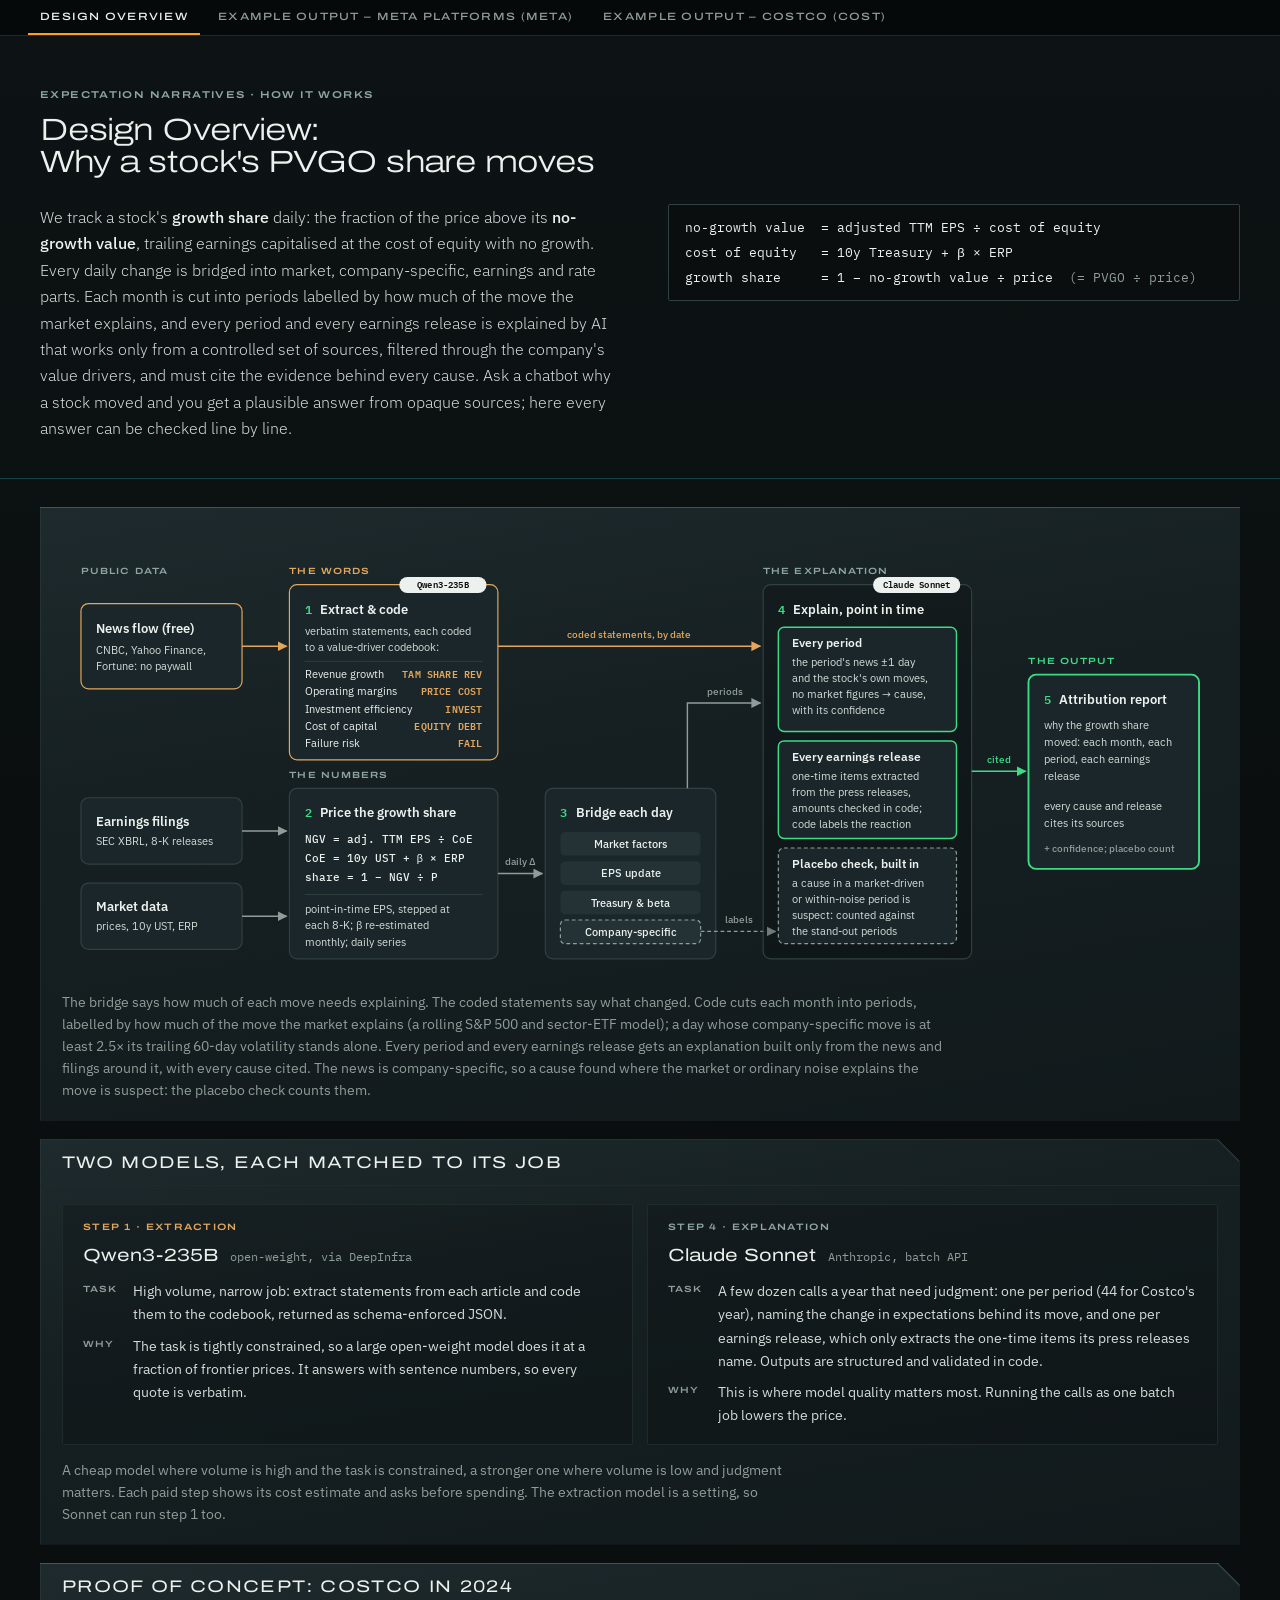
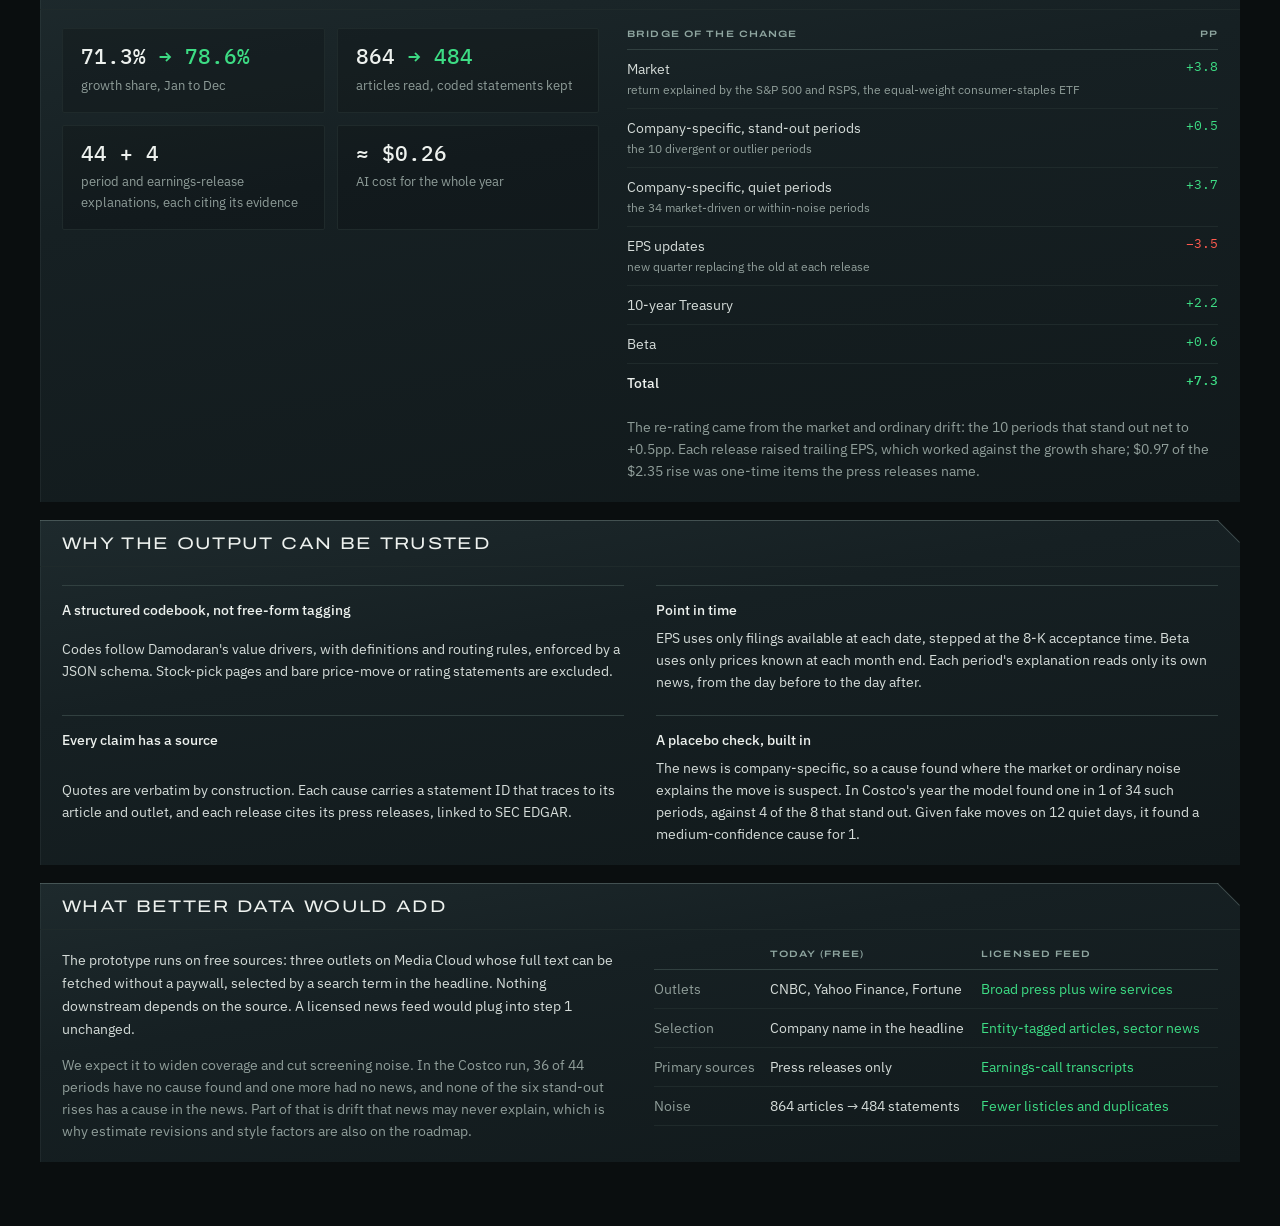
<file: website/index.html>
<!doctype html>
<html lang="en">
<head>
  <meta charset="utf-8">
  <meta name="viewport" content="width=device-width, initial-scale=1">
  <title>Design Overview</title>
  <meta name="description" content="How Expectation Narratives explains why a stock's PVGO share moves: the two lanes, the models, the Costco proof of concept and what can be trusted.">
  <link rel="icon" href="data:image/svg+xml,%3Csvg xmlns='http://www.w3.org/2000/svg' viewBox='0 0 32 32'%3E%3Cpath d='M3 26 L11 17 L17 21 L29 7' fill='none' stroke='%23ff9f1c' stroke-width='3.5' stroke-linecap='round' stroke-linejoin='round'/%3E%3Ccircle cx='27' cy='8' r='4' fill='%23f2f0eb'/%3E%3C/svg%3E">
  <link rel="preconnect" href="https://fonts.googleapis.com">
  <link rel="preconnect" href="https://fonts.gstatic.com" crossorigin>
  <link rel="stylesheet" href="https://fonts.googleapis.com/css2?family=Archivo:wdth,wght@62..125,300..700&family=IBM+Plex+Mono:wght@400;500;600&family=IBM+Plex+Sans:ital,wght@0,300;0,400;0,500;0,600;1,400&display=swap">
  <link rel="stylesheet" href="style.css">
</head>
<body>
  <nav class="site-nav" aria-label="Pages">
    <div class="wrap tabs">
      <a class="tab" href="./" aria-current="page">Design Overview</a>
      <a class="tab" href="meta.html">Example Output – Meta Platforms (META)</a>
      <a class="tab" href="costco.html">Example Output – Costco (COST)</a>
    </div>
  </nav>

  <!-- The content is docs/pitch_flowchart.html's, restyled for the site (see README.md) -->
  <header class="site-header">
    <p class="eyebrow">Expectation Narratives · how it works</p>
    <h1>Design Overview:<span class="title-run">Why a stock's PVGO share moves</span></h1>
    <p class="lede">We track a stock's <strong>growth share</strong> daily: the fraction of the price above its <strong>no-growth value</strong>, trailing earnings capitalised at the cost of equity with no growth. Every daily change is bridged into market, company-specific, earnings and rate parts. Each month is cut into periods labelled by how much of the move the market explains, and every period and every earnings release is explained by AI that works only from a controlled set of sources, filtered through the company's value drivers, and must cite the evidence behind every cause. Ask a chatbot why a stock moved and you get a plausible answer from opaque sources; here every answer can be checked line by line.</p>
    <div class="formula" aria-label="Formulas">
      <span>no-growth value&nbsp;&nbsp;= adjusted TTM EPS ÷ cost of equity</span>
      <span>cost of equity&nbsp;&nbsp;&nbsp;= 10y Treasury + β × ERP</span>
      <span>growth share&nbsp;&nbsp;&nbsp;&nbsp;&nbsp;= 1 − no-growth value ÷ price <em>&nbsp;(= PVGO ÷ price)</em></span>
    </div>
  </header>

  <main class="design">
    <figure class="design-panel flowchart">
      <div class="scroller">
        <svg viewBox="0 0 1220 480" role="img" aria-label="Flowchart. Public data feeds two lanes. In the words lane, AI extracts verbatim statements from free news sources and codes each one to a value-driver codebook. In the numbers lane, filings and market data give a daily growth share, which is bridged into market, company-specific, EPS and rates parts. Both lanes meet in point-in-time explanations: each month is cut into periods labelled by how much the market explains, and every period and every earnings release is explained; a built-in placebo check counts causes found where the market or ordinary noise explains the move. The output is an attribution report in which every cause cites its evidence.">
        <defs>
        <marker id="ah-m" viewBox="0 0 10 10" refX="9" refY="5" markerWidth="7" markerHeight="7" orient="auto"><path class="fc-ah-muted" d="M0,0 L10,5 L0,10 z"/></marker>
        <marker id="ah-n" viewBox="0 0 10 10" refX="9" refY="5" markerWidth="7" markerHeight="7" orient="auto"><path class="fc-ah-news" d="M0,0 L10,5 L0,10 z"/></marker>
        <marker id="ah-a" viewBox="0 0 10 10" refX="9" refY="5" markerWidth="7" markerHeight="7" orient="auto"><path class="fc-ah-accent" d="M0,0 L10,5 L0,10 z"/></marker>
        </defs>
        <!-- Lane tags -->
        <text class="fc-t-tag" x="20" y="54">PUBLIC DATA</text>
        <text class="fc-t-tag fc-t-tag-news" x="240" y="54">THE WORDS</text>
        <text class="fc-t-tag" x="240" y="269">THE NUMBERS</text>
        <text class="fc-t-tag" x="740" y="54">THE EXPLANATION</text>
        <text class="fc-t-tag fc-t-tag-accent" x="1020" y="149">THE OUTPUT</text>
        <!-- Inputs -->
        <rect class="fc-box fc-box-news" x="20" y="85" width="170" height="90" rx="8"/>
        <text class="fc-t-title" x="36" y="116">News flow (free)</text>
        <text class="fc-t-body" x="36" y="138">CNBC, Yahoo Finance,</text>
        <text class="fc-t-body" x="36" y="155">Fortune: no paywall</text>
        <rect class="fc-box" x="20" y="290" width="170" height="70" rx="8"/>
        <text class="fc-t-title" x="36" y="320">Earnings filings</text>
        <text class="fc-t-body" x="36" y="340">SEC XBRL, 8-K releases</text>
        <rect class="fc-box" x="20" y="380" width="170" height="70" rx="8"/>
        <text class="fc-t-title" x="36" y="410">Market data</text>
        <text class="fc-t-body" x="36" y="430">prices, 10y UST, ERP</text>
        <line class="fc-flow fc-flow-news" x1="190" y1="130" x2="237" y2="130" marker-end="url(#ah-n)"/>
        <line class="fc-flow" x1="190" y1="325" x2="237" y2="325" marker-end="url(#ah-m)"/>
        <line class="fc-flow" x1="190" y1="415" x2="237" y2="415" marker-end="url(#ah-m)"/>
        <!-- 1 Extract & code -->
        <rect class="fc-box fc-box-news" x="240" y="65" width="220" height="185" rx="8"/>
        <text class="fc-t-num" x="256" y="96">1</text>
        <text class="fc-t-title" x="272" y="96">Extract &amp; code</text>
        <text class="fc-t-body" x="256" y="118">verbatim statements, each coded</text>
        <text class="fc-t-body" x="256" y="135">to a value-driver codebook:</text>
        <line class="fc-rule" x1="256" y1="146" x2="444" y2="146"/>
        <text class="fc-t-row" x="256" y="164">Revenue growth</text>
        <text class="fc-t-code" x="444" y="164" text-anchor="end">TAM SHARE REV</text>
        <text class="fc-t-row" x="256" y="182">Operating margins</text>
        <text class="fc-t-code" x="444" y="182" text-anchor="end">PRICE COST</text>
        <text class="fc-t-row" x="256" y="200">Investment efficiency</text>
        <text class="fc-t-code" x="444" y="200" text-anchor="end">INVEST</text>
        <text class="fc-t-row" x="256" y="218">Cost of capital</text>
        <text class="fc-t-code" x="444" y="218" text-anchor="end">EQUITY DEBT</text>
        <text class="fc-t-row" x="256" y="236">Failure risk</text>
        <text class="fc-t-code" x="444" y="236" text-anchor="end">FAIL</text>
        <!-- words lane to the explanations -->
        <line class="fc-flow fc-flow-news" x1="460" y1="130" x2="737" y2="130" marker-end="url(#ah-n)"/>
        <text class="fc-t-label fc-t-label-news" x="598" y="121" text-anchor="middle">coded statements, by date</text>
        <!-- 2 Growth share -->
        <rect class="fc-box" x="240" y="280" width="220" height="180" rx="8"/>
        <text class="fc-t-num" x="256" y="310">2</text>
        <text class="fc-t-title" x="272" y="310">Price the growth share</text>
        <text class="fc-t-math" x="256" y="338">NGV = adj. TTM EPS ÷ CoE</text>
        <text class="fc-t-math" x="256" y="358">CoE = 10y UST + β × ERP</text>
        <text class="fc-t-math" x="256" y="378">share = 1 − NGV ÷ P</text>
        <line class="fc-rule" x1="256" y1="392" x2="444" y2="392"/>
        <text class="fc-t-body" x="256" y="412">point-in-time EPS, stepped at</text>
        <text class="fc-t-body" x="256" y="429">each 8-K; β re-estimated</text>
        <text class="fc-t-body" x="256" y="446">monthly; daily series</text>
        <line class="fc-flow" x1="460" y1="370" x2="507" y2="370" marker-end="url(#ah-m)"/>
        <text class="fc-t-label" x="484" y="361" text-anchor="middle">daily Δ</text>
        <!-- 3 Daily bridge -->
        <rect class="fc-box" x="510" y="280" width="180" height="180" rx="8"/>
        <text class="fc-t-num" x="526" y="310">3</text>
        <text class="fc-t-title" x="542" y="310">Bridge each day</text>
        <rect class="fc-chip" x="526" y="326" width="148" height="25" rx="5"/>
        <text class="fc-t-chip" x="600" y="343" text-anchor="middle">Market factors</text>
        <rect class="fc-chip" x="526" y="357" width="148" height="25" rx="5"/>
        <text class="fc-t-chip" x="600" y="374" text-anchor="middle">EPS update</text>
        <rect class="fc-chip" x="526" y="388" width="148" height="25" rx="5"/>
        <text class="fc-t-chip" x="600" y="405" text-anchor="middle">Treasury &amp; beta</text>
        <rect class="fc-chip-check" x="526" y="419" width="148" height="25" rx="5"/>
        <text class="fc-t-chip" x="600" y="436" text-anchor="middle">Company-specific</text>
        <!-- the bridge, cut into periods, up to the period and release explanations -->
        <polyline class="fc-flow" points="660,280 660,190 737,190" marker-end="url(#ah-m)"/>
        <text class="fc-t-label" x="700" y="181" text-anchor="middle">periods</text>
        <!-- each period's label to the placebo check -->
        <line class="fc-flow fc-flow-check" x1="674" y1="431" x2="753" y2="431" marker-end="url(#ah-m)"/>
        <text class="fc-t-label" x="714" y="422" text-anchor="middle">labels</text>
        <!-- 4 Explain, point in time -->
        <rect class="fc-box fc-box-test" x="740" y="65" width="220" height="395" rx="8"/>
        <text class="fc-t-num" x="756" y="96">4</text>
        <text class="fc-t-title" x="772" y="96">Explain, point in time</text>
        <rect class="fc-box fc-box-core" x="756" y="110" width="188" height="110" rx="6"/>
        <text class="fc-t-sub" x="770" y="131">Every period</text>
        <text class="fc-t-body" x="770" y="151">the period's news ±1 day</text>
        <text class="fc-t-body" x="770" y="168">and the stock's own moves,</text>
        <text class="fc-t-body" x="770" y="185">no market figures → cause,</text>
        <text class="fc-t-body" x="770" y="202">with its confidence</text>
        <rect class="fc-box fc-box-core" x="756" y="230" width="188" height="103" rx="6"/>
        <text class="fc-t-sub" x="770" y="251">Every earnings release</text>
        <text class="fc-t-body" x="770" y="271">one-time items extracted</text>
        <text class="fc-t-body" x="770" y="288">from the press releases,</text>
        <text class="fc-t-body" x="770" y="305">amounts checked in code;</text>
        <text class="fc-t-body" x="770" y="322">code labels the reaction</text>
        <rect class="fc-box fc-box-check" x="756" y="343" width="188" height="101" rx="6"/>
        <text class="fc-t-sub" x="770" y="364">Placebo check, built in</text>
        <text class="fc-t-body" x="770" y="384">a cause in a market-driven</text>
        <text class="fc-t-body" x="770" y="401">or within-noise period is</text>
        <text class="fc-t-body" x="770" y="418">suspect: counted against</text>
        <text class="fc-t-body" x="770" y="435">the stand-out periods</text>
        <line class="fc-flow fc-flow-accent" x1="960" y1="262" x2="1017" y2="262" marker-end="url(#ah-a)"/>
        <text class="fc-t-label fc-t-label-accent" x="989" y="253" text-anchor="middle">cited</text>
        <!-- 5 Attribution report -->
        <rect class="fc-box fc-box-out" x="1020" y="160" width="180" height="205" rx="8"/>
        <text class="fc-t-num" x="1036" y="191">5</text>
        <text class="fc-t-title" x="1052" y="191">Attribution report</text>
        <text class="fc-t-body" x="1036" y="217">why the growth share</text>
        <text class="fc-t-body" x="1036" y="235">moved: each month, each</text>
        <text class="fc-t-body" x="1036" y="253">period, each earnings</text>
        <text class="fc-t-body" x="1036" y="271">release</text>
        <text class="fc-t-body" x="1036" y="303">every cause and release</text>
        <text class="fc-t-body" x="1036" y="321">cites its sources</text>
        <text class="fc-t-label" x="1036" y="347">+ confidence; placebo count</text>
        <!-- Model badges, drawn last so they sit on top of the box borders -->
        <rect class="fc-badge" x="356" y="57" width="92" height="17" rx="8.5"/>
        <text class="fc-t-badge" x="402" y="69" text-anchor="middle">Qwen3-235B</text>
        <rect class="fc-badge" x="856" y="57" width="92" height="17" rx="8.5"/>
        <text class="fc-t-badge" x="902" y="69" text-anchor="middle">Claude Sonnet</text>
        </svg>
      </div>
      <div class="hint">Scroll sideways to see the whole flow.</div>
      <figcaption>The bridge says how much of each move needs explaining. The coded statements say what changed. Code cuts each month into periods, labelled by how much of the move the market explains (a rolling S&amp;P 500 and sector-ETF model); a day whose company-specific move is at least 2.5× its trailing 60-day volatility stands alone. Every period and every earnings release gets an explanation built only from the news and filings around it, with every cause cited. The news is company-specific, so a cause found where the market or ordinary noise explains the move is suspect: the placebo check counts them.</figcaption>
    </figure>

    <section class="design-panel cut">
      <h2>Two models, each matched to its job</h2>
      <div class="models">
        <div class="model">
          <div class="role news">Step 1 · Extraction</div>
          <h3>Qwen3-235B <span>open-weight, via DeepInfra</span></h3>
          <dl>
            <dt>Task</dt><dd>High volume, narrow job: extract statements from each article and code them to the codebook, returned as schema-enforced JSON.</dd>
            <dt>Why</dt><dd>The task is tightly constrained, so a large open-weight model does it at a fraction of frontier prices. It answers with sentence numbers, so every quote is verbatim.</dd>
          </dl>
        </div>
        <div class="model">
          <div class="role">Step 4 · Explanation</div>
          <h3>Claude Sonnet <span>Anthropic, batch API</span></h3>
          <dl>
            <dt>Task</dt><dd>A few dozen calls a year that need judgment: one per period (44 for Costco's year), naming the change in expectations behind its move, and one per earnings release, which only extracts the one-time items its press releases name. Outputs are structured and validated in code.</dd>
            <dt>Why</dt><dd>This is where model quality matters most. Running the calls as one batch job lowers the price.</dd>
          </dl>
        </div>
      </div>
      <p class="note">A cheap model where volume is high and the task is constrained, a stronger one where volume is low and judgment matters. Each paid step shows its cost estimate and asks before spending. The extraction model is a setting, so Sonnet can run step 1 too.</p>
    </section>

    <section class="design-panel cut">
      <h2>Proof of concept: Costco in 2024</h2>
      <div class="costco">
        <div class="stats">
          <div class="stat"><div class="v">71.3% <span class="to">→ 78.6%</span></div><div class="k">growth share, Jan to Dec</div></div>
          <div class="stat"><div class="v">864 <span class="to">→ 484</span></div><div class="k">articles read, coded statements kept</div></div>
          <div class="stat"><div class="v">44 + 4</div><div class="k">period and earnings-release explanations, each citing its evidence</div></div>
          <div class="stat"><div class="v">≈ $0.26</div><div class="k">AI cost for the whole year</div></div>
        </div>
        <div class="bridge">
          <table>
            <thead><tr><th>Bridge of the change</th><th>pp</th></tr></thead>
            <tbody>
              <tr><td>Market<small>return explained by the S&amp;P 500 and RSPS, the equal-weight consumer-staples ETF</small></td><td class="pos">+3.8</td></tr>
              <tr><td>Company-specific, stand-out periods<small>the 10 divergent or outlier periods</small></td><td class="pos">+0.5</td></tr>
              <tr><td>Company-specific, quiet periods<small>the 34 market-driven or within-noise periods</small></td><td class="pos">+3.7</td></tr>
              <tr><td>EPS updates<small>new quarter replacing the old at each release</small></td><td class="neg">−3.5</td></tr>
              <tr><td>10-year Treasury</td><td class="pos">+2.2</td></tr>
              <tr><td>Beta</td><td class="pos">+0.6</td></tr>
              <tr class="total"><td>Total</td><td class="pos">+7.3</td></tr>
            </tbody>
          </table>
          <p class="note">The re-rating came from the market and ordinary drift: the 10 periods that stand out net to +0.5pp. Each release raised trailing EPS, which worked against the growth share; $0.97 of the $2.35 rise was one-time items the press releases name.</p>
        </div>
      </div>
    </section>

    <section class="design-panel cut">
      <h2>Why the output can be trusted</h2>
      <ul class="trust">
        <li><b>A structured codebook, not free-form tagging</b><span>Codes follow Damodaran's value drivers, with definitions and routing rules, enforced by a JSON schema. Stock-pick pages and bare price-move or rating statements are excluded.</span></li>
        <li><b>Point in time</b><span>EPS uses only filings available at each date, stepped at the 8-K acceptance time. Beta uses only prices known at each month end. Each period's explanation reads only its own news, from the day before to the day after.</span></li>
        <li><b>Every claim has a source</b><span>Quotes are verbatim by construction. Each cause carries a statement ID that traces to its article and outlet, and each release cites its press releases, linked to SEC EDGAR.</span></li>
        <li><b>A placebo check, built in</b><span>The news is company-specific, so a cause found where the market or ordinary noise explains the move is suspect. In Costco's year the model found one in 1 of 34 such periods, against 4 of the 8 that stand out. Given fake moves on 12 quiet days, it found a medium-confidence cause for 1.</span></li>
      </ul>
    </section>

    <section class="design-panel cut">
      <h2>What better data would add</h2>
      <div class="upgrade">
        <div>
          <p>The prototype runs on free sources: three outlets on Media Cloud whose full text can be fetched without a paywall, selected by a search term in the headline. Nothing downstream depends on the source. A licensed news feed would plug into step 1 unchanged.</p>
          <p class="note">We expect it to widen coverage and cut screening noise. In the Costco run, 36 of 44 periods have no cause found and one more had no news, and none of the six stand-out rises has a cause in the news. Part of that is drift that news may never explain, which is why estimate revisions and style factors are also on the roadmap.</p>
        </div>
        <div class="table-scroll">
          <table class="compare">
            <thead><tr><th></th><th>Today (free)</th><th>Licensed feed</th></tr></thead>
            <tbody>
              <tr><td>Outlets</td><td>CNBC, Yahoo Finance, Fortune</td><td>Broad press plus wire services</td></tr>
              <tr><td>Selection</td><td>Company name in the headline</td><td>Entity-tagged articles, sector news</td></tr>
              <tr><td>Primary sources</td><td>Press releases only</td><td>Earnings-call transcripts</td></tr>
              <tr><td>Noise</td><td>864 articles → 484 statements</td><td>Fewer listicles and duplicates</td></tr>
            </tbody>
          </table>
        </div>
      </div>
    </section>
  </main>
</body>
</html>
</file>
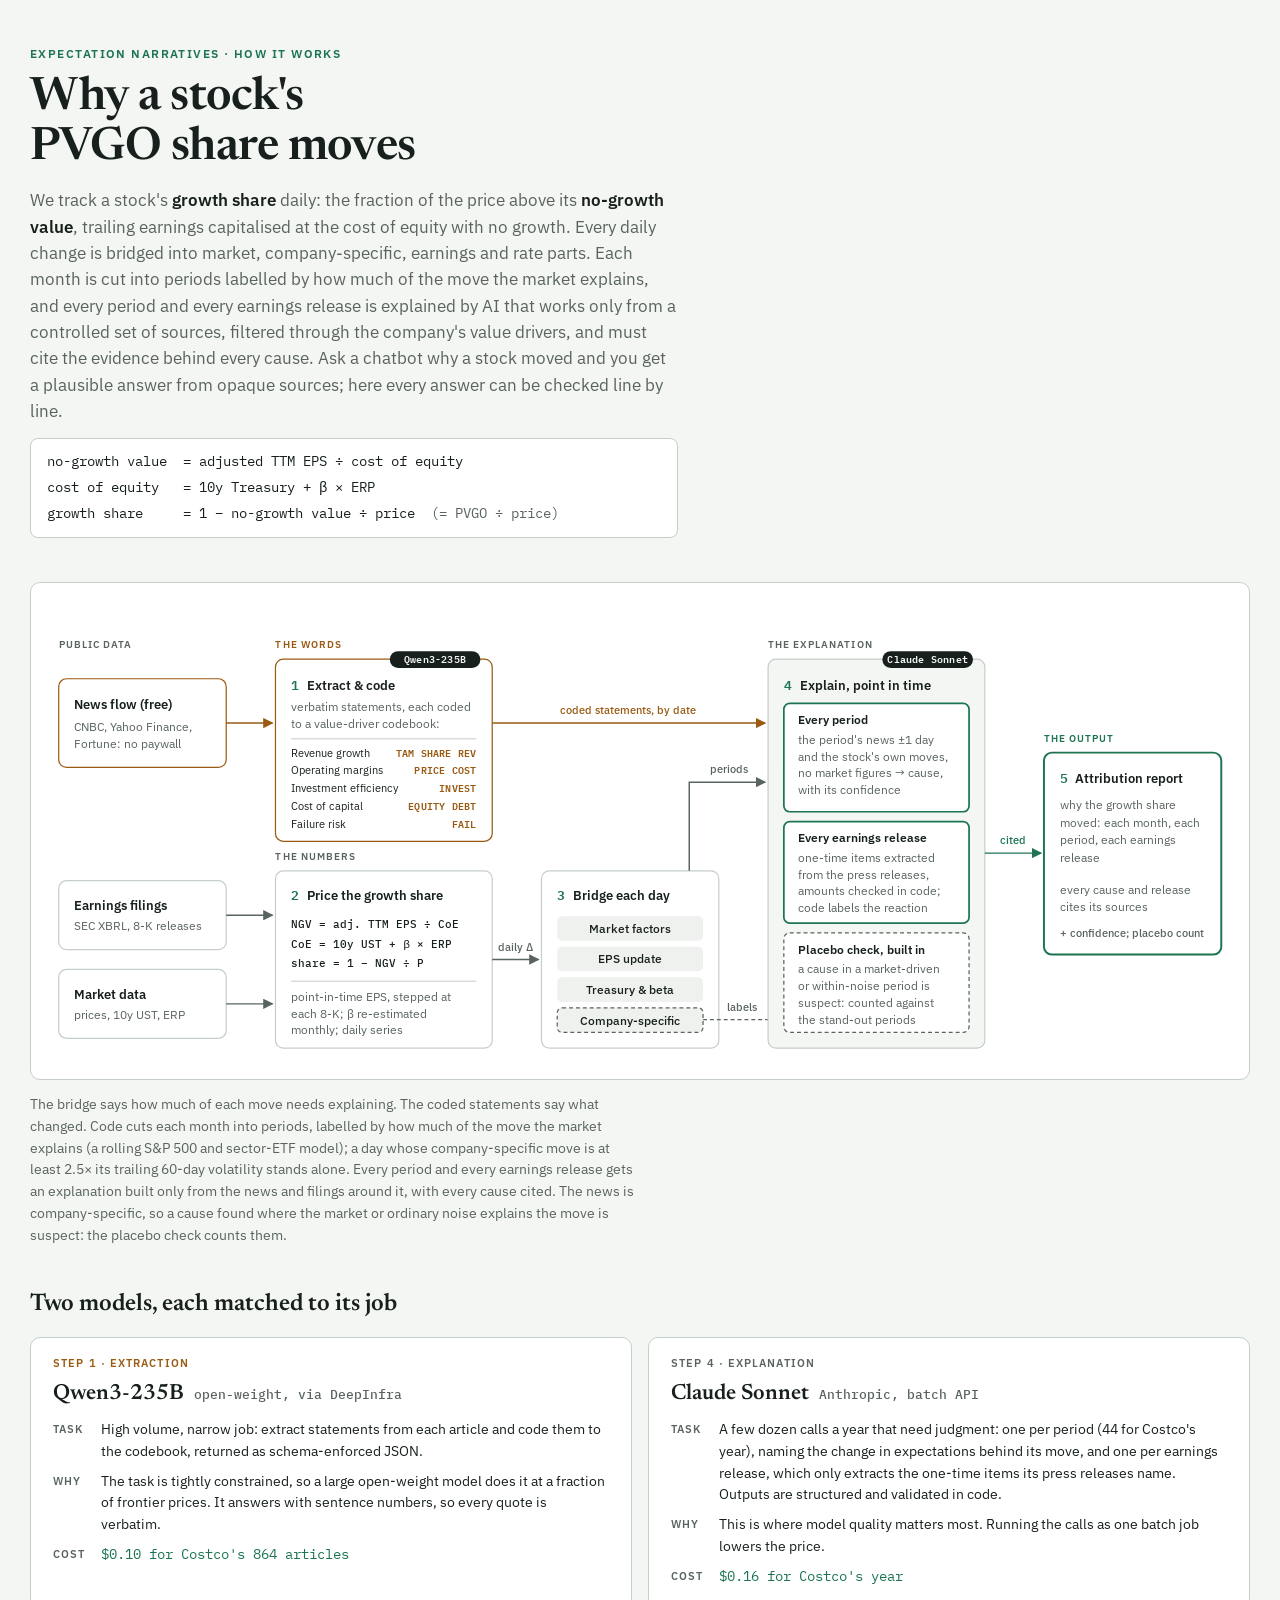
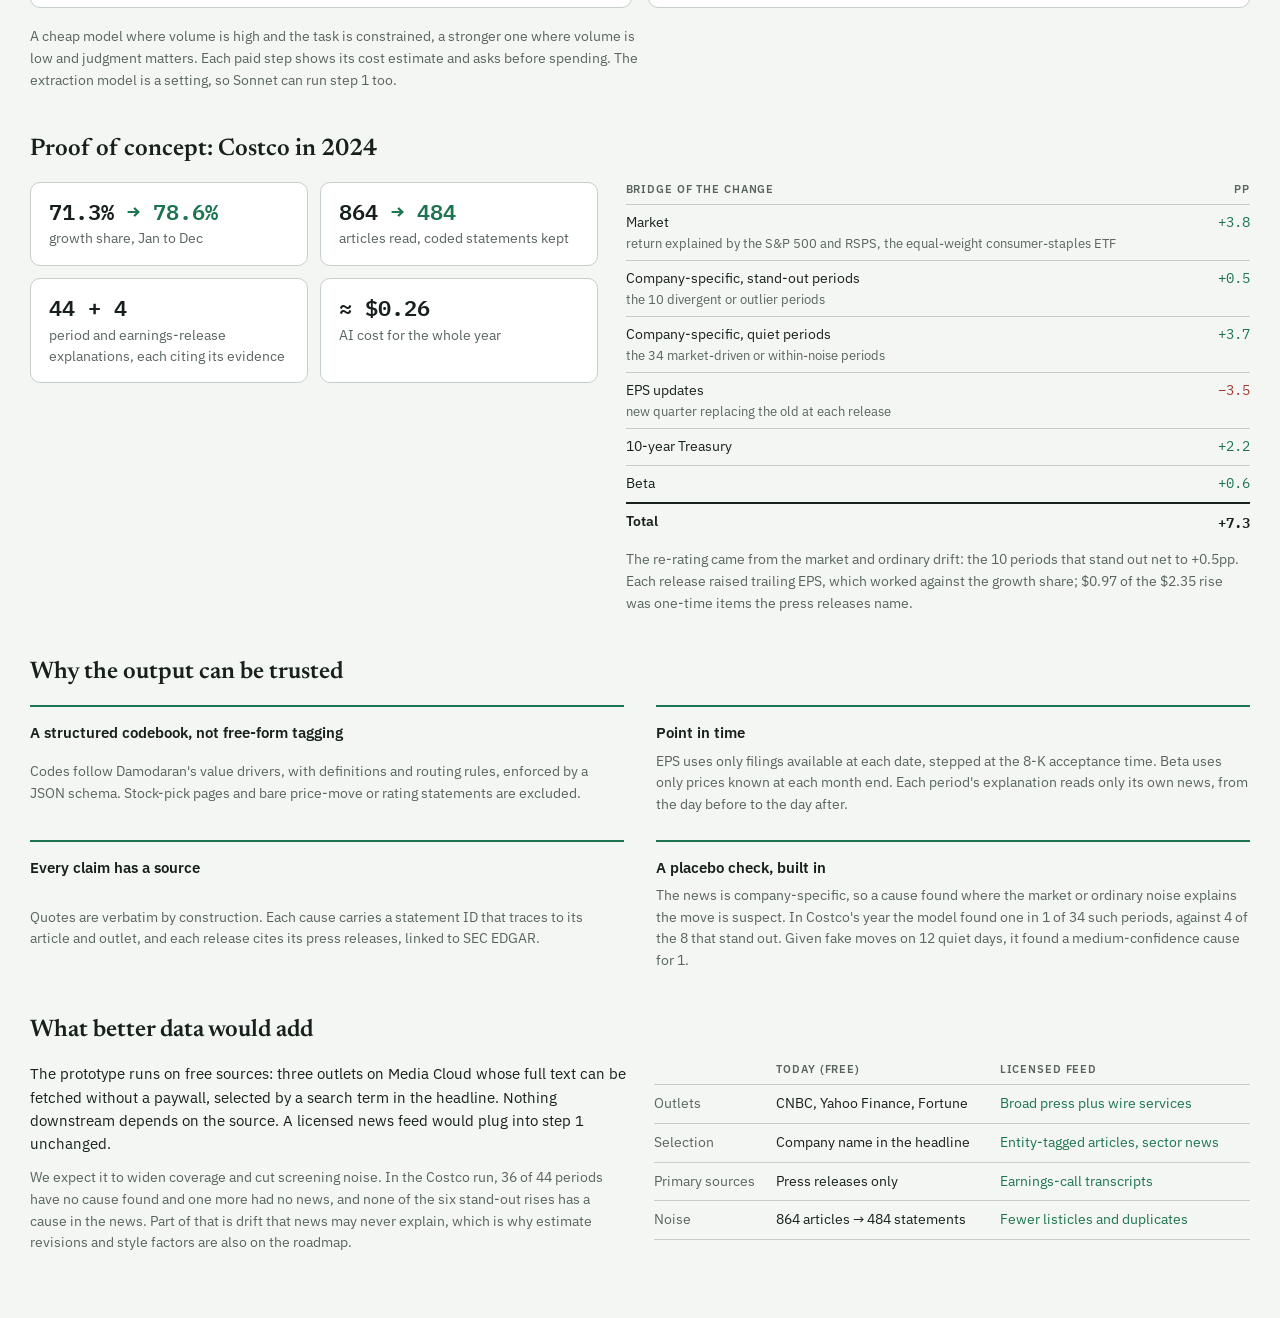
<file: docs/pitch_flowchart.html>
<!doctype html>
<html lang="en">
<head>
<meta charset="utf-8">
<meta name="viewport" content="width=device-width, initial-scale=1, viewport-fit=cover">
<style>body{margin:0}img{max-width:100%}[hidden]{display:none!important}</style>
<title>Expectation Narratives at a Glance</title>
<meta name="claude:viewport-fit-sides" content="cover">
<link rel="preconnect" href="https://fonts.googleapis.com">
<link rel="preconnect" href="https://fonts.gstatic.com" crossorigin>
<link rel="stylesheet" href="https://fonts.googleapis.com/css2?family=Newsreader:opsz,wght@6..72,500;6..72,600&family=IBM+Plex+Sans:wght@400;500;600&family=IBM+Plex+Mono:wght@500;600&display=swap">
<style>
  /* Layout: one wide two-lane flow (words on top, numbers below) that meets at the point-in-time explanations, then the Costco bridge, trust notes and the data upgrade path. */
  :root {
    --bg: #F4F6F3;
    --surface: #FFFFFF;
    --ink: #17201C;
    --muted: #59645F;
    --line: #C6CEC9;
    --chip: #EEF1EE;
    --accent: #1C7550;      /* growth green, the colour of the growth share in the project's chart */
    --accent-soft: #DFF0E7;
    --on-accent: #FFFFFF;
    --news: #9A5A12;        /* newsprint amber for the words lane */
    --neg: #A23B2A;
    --display: "Newsreader", Georgia, "Times New Roman", serif;
    --sans: "IBM Plex Sans", "Segoe UI", system-ui, sans-serif;
    --mono: "IBM Plex Mono", ui-monospace, Consolas, monospace;
  }
  @media (prefers-color-scheme: dark) {
    :root:not([data-theme="light"]) {
      --bg: #101513; --surface: #19201D; --ink: #E5ECE8; --muted: #9AA6A0; --line: #34403A;
      --chip: #222B27; --accent: #52C28F; --accent-soft: #1B3328; --on-accent: #0D1A14; --news: #E3A65C; --neg: #E6806C;
      color-scheme: dark;
    }
  }
  :root[data-theme="dark"] {
    --bg: #101513; --surface: #19201D; --ink: #E5ECE8; --muted: #9AA6A0; --line: #34403A;
    --chip: #222B27; --accent: #52C28F; --accent-soft: #1B3328; --on-accent: #0D1A14; --news: #E3A65C; --neg: #E6806C;
    color-scheme: dark;
  }

  body { background: var(--bg); color: var(--ink); font-family: var(--sans); font-size: 15px; line-height: 1.55; }
  .wrap {
    max-width: 1220px; margin: 0 auto;
    padding-left: max(16px, env(safe-area-inset-left, 0px));
    padding-right: max(16px, env(safe-area-inset-right, 0px));
    padding-block: 48px 64px;
    display: grid; gap: 44px;
  }
  header { display: grid; gap: 14px; max-width: 72ch; }
  .eyebrow { font: 600 12px/1 var(--sans); letter-spacing: .12em; text-transform: uppercase; color: var(--accent); }
  h1 { font: 600 clamp(30px, 4.4vw, 46px)/1.08 var(--display); margin: 0; text-wrap: balance; letter-spacing: -.01em; }
  .lede { margin: 0; font-size: 17px; color: var(--muted); }
  .lede strong { color: var(--ink); font-weight: 600; }
  .formula { font-family: var(--mono); font-size: 14px; color: var(--ink); background: var(--surface); border: 1px solid var(--line); border-radius: 8px; padding: 12px 16px; display: grid; gap: 4px; overflow-x: auto; }
  .formula span { white-space: nowrap; }
  .formula em { font-style: normal; color: var(--muted); }

  figure { margin: 0; display: grid; gap: 14px; }
  .scroller { overflow-x: auto; background: var(--surface); border: 1px solid var(--line); border-radius: 10px; padding: 12px 8px; }
  .scroller svg { display: block; width: 100%; min-width: 920px; height: auto; }
  figcaption { color: var(--muted); max-width: 76ch; font-size: 14px; }
  .hint { display: none; font-size: 12px; color: var(--muted); }
  @media (max-width: 960px) { .hint { display: block; } }

  /* SVG marks */
  .box { fill: var(--surface); stroke: var(--line); stroke-width: 1.25; }
  .box-news { stroke: var(--news); }
  .box-test { fill: var(--bg); stroke: var(--line); }
  .box-core { stroke: var(--accent); stroke-width: 1.75; }
  .box-check { stroke: var(--muted); stroke-dasharray: 4 3; }
  .box-out { stroke: var(--accent); stroke-width: 2; }
  .chip { fill: var(--chip); }
  .chip-check { fill: var(--chip); stroke: var(--muted); stroke-width: 1.25; stroke-dasharray: 4 3; }
  .rule { stroke: var(--line); stroke-width: 1; }
  .flow { fill: none; stroke: var(--muted); stroke-width: 1.5; }
  .flow-news { stroke: var(--news); }
  .flow-accent { stroke: var(--accent); }
  .flow-check { stroke-dasharray: 4 3; }
  .ah-muted { fill: var(--muted); } .ah-news { fill: var(--news); } .ah-accent { fill: var(--accent); }
  .t-title { font: 600 13.5px var(--sans); fill: var(--ink); }
  .t-sub { font: 600 12.5px var(--sans); fill: var(--ink); }
  .t-body { font: 400 12px var(--sans); fill: var(--muted); }
  .t-row { font: 400 11.5px var(--sans); fill: var(--ink); }
  .t-code { font: 600 10.5px var(--mono); fill: var(--news); letter-spacing: .02em; }
  .t-math { font: 500 11.5px var(--mono); fill: var(--ink); }
  .t-chip { font: 500 12px var(--sans); fill: var(--ink); }
  .t-label { font: 500 11px var(--sans); fill: var(--muted); }
  .t-label-news { fill: var(--news); }
  .t-label-accent { fill: var(--accent); }
  .t-num { font: 600 13px var(--mono); fill: var(--accent); }
  .t-tag { font: 600 10.5px var(--sans); letter-spacing: .1em; fill: var(--muted); }
  .t-tag-news { fill: var(--news); }
  .t-tag-accent { fill: var(--accent); }

  .badge { fill: var(--ink); }
  .t-badge { font: 600 10px var(--mono); fill: var(--bg); letter-spacing: .02em; }

  h2 { font: 600 24px/1.2 var(--display); margin: 0; text-wrap: balance; }
  .models { display: grid; grid-template-columns: repeat(2, minmax(0, 1fr)); gap: 16px; }
  .model { background: var(--surface); border: 1px solid var(--line); border-radius: 10px; padding: 20px 22px; display: grid; gap: 12px; align-content: start; min-width: 0; }
  .model .role { font: 600 11px/1 var(--sans); letter-spacing: .1em; text-transform: uppercase; color: var(--muted); }
  .model .role.news { color: var(--news); }
  .model h3 { margin: 0; font: 600 22px/1.2 var(--display); display: flex; flex-wrap: wrap; align-items: baseline; gap: 4px 10px; }
  .model h3 span { font: 500 12.5px var(--mono); color: var(--muted); }
  .model dl { display: grid; grid-template-columns: auto minmax(0, 1fr); gap: 8px 16px; margin: 0; font-size: 14px; }
  .model dt { font: 600 11px/1.9 var(--sans); letter-spacing: .08em; text-transform: uppercase; color: var(--muted); }
  .model dd { margin: 0; }
  .model dd.cost { font-family: var(--mono); font-variant-numeric: tabular-nums; color: var(--accent); }
  .models-note { margin: 0; color: var(--muted); font-size: 14px; max-width: 76ch; }
  @media (max-width: 860px) { .models { grid-template-columns: 1fr; } }
  section { display: grid; gap: 18px; }
  section > p { margin: 0; max-width: 72ch; }
  .costco { display: grid; grid-template-columns: minmax(0, 1fr) minmax(0, 1.1fr); gap: 28px; align-items: start; }
  .stats { display: grid; grid-template-columns: repeat(2, minmax(0, 1fr)); gap: 12px; }
  .stat { background: var(--surface); border: 1px solid var(--line); border-radius: 10px; padding: 16px 18px; display: grid; gap: 4px; align-content: start; }
  .stat .v { font: 600 22px/1.15 var(--mono); color: var(--ink); font-variant-numeric: tabular-nums; }
  .stat .v .to { color: var(--accent); }
  .stat .k { font-size: 13.5px; color: var(--muted); }
  .bridge { display: grid; gap: 10px; min-width: 0; }
  .bridge table { width: 100%; border-collapse: collapse; font-size: 14px; }
  .bridge th { text-align: left; font: 600 11px var(--sans); letter-spacing: .08em; text-transform: uppercase; color: var(--muted); padding: 0 0 8px; border-bottom: 1px solid var(--line); }
  .bridge th:last-child, .bridge td:last-child { text-align: right; }
  .bridge td { padding: 7px 0; border-bottom: 1px solid var(--line); vertical-align: top; }
  .bridge td:last-child { font-family: var(--mono); font-variant-numeric: tabular-nums; white-space: nowrap; padding-left: 16px; }
  .bridge td small { display: block; color: var(--muted); font-size: 12.5px; }
  .bridge .pos { color: var(--accent); } .bridge .neg { color: var(--neg); }
  .bridge tr.total td { font-weight: 600; border-bottom: 0; border-top: 2px solid var(--ink); }
  .finding { margin: 0; color: var(--muted); font-size: 14px; }
  .trust { display: grid; grid-template-columns: repeat(2, minmax(0, 1fr)); gap: 24px 32px; margin: 0; padding: 0; list-style: none; }
  .trust li { display: grid; gap: 6px; border-top: 2px solid var(--accent); padding-top: 14px; min-width: 0; }
  .trust b { font-weight: 600; }
  .trust span { color: var(--muted); font-size: 14px; }
  .upgrade { display: grid; grid-template-columns: minmax(0, 1fr) minmax(0, 1fr); gap: 28px; align-items: start; }
  .upgrade p { margin: 0; }
  .upgrade p + p { margin-top: 12px; color: var(--muted); font-size: 14px; }
  .compare { width: 100%; border-collapse: collapse; font-size: 14px; }
  .compare th { text-align: left; font: 600 11px var(--sans); letter-spacing: .08em; text-transform: uppercase; color: var(--muted); padding: 0 12px 8px 0; border-bottom: 1px solid var(--line); }
  .compare td { padding: 8px 12px 8px 0; border-bottom: 1px solid var(--line); vertical-align: top; }
  .compare td:first-child { color: var(--muted); white-space: nowrap; }
  .compare td:last-child { color: var(--accent); }
  .compare-wrap { overflow-x: auto; min-width: 0; }
  @media (max-width: 860px) {
    .costco, .upgrade { grid-template-columns: 1fr; }
    .trust { grid-template-columns: 1fr; gap: 18px; }
  }
</style>

</head>
<body>
<div class="wrap">
  <header>
    <div class="eyebrow">Expectation Narratives · how it works</div>
    <h1>Why a stock's PVGO share moves</h1>
    <p class="lede">We track a stock's <strong>growth share</strong> daily: the fraction of the price above its <strong>no-growth value</strong>, trailing earnings capitalised at the cost of equity with no growth. Every daily change is bridged into market, company-specific, earnings and rate parts. Each month is cut into periods labelled by how much of the move the market explains, and every period and every earnings release is explained by AI that works only from a controlled set of sources, filtered through the company's value drivers, and must cite the evidence behind every cause. Ask a chatbot why a stock moved and you get a plausible answer from opaque sources; here every answer can be checked line by line.</p>
    <div class="formula" aria-label="Formulas">
      <span>no-growth value&nbsp;&nbsp;= adjusted TTM EPS ÷ cost of equity</span>
      <span>cost of equity&nbsp;&nbsp;&nbsp;= 10y Treasury + β × ERP</span>
      <span>growth share&nbsp;&nbsp;&nbsp;&nbsp;&nbsp;= 1 − no-growth value ÷ price <em>&nbsp;(= PVGO ÷ price)</em></span>
    </div>
  </header>

  <figure>
    <div class="scroller">
      <svg viewBox="0 0 1220 480" role="img" aria-label="Flowchart. Public data feeds two lanes. In the words lane, AI extracts verbatim statements from free news sources and codes each one to a value-driver codebook. In the numbers lane, filings and market data give a daily growth share, which is bridged into market, company-specific, EPS and rates parts. Both lanes meet in point-in-time explanations: each month is cut into periods labelled by how much the market explains, and every period and every earnings release is explained; a built-in placebo check counts causes found where the market or ordinary noise explains the move. The output is an attribution report in which every cause cites its evidence.">
        <defs>
          <marker id="ah-m" viewBox="0 0 10 10" refX="9" refY="5" markerWidth="7" markerHeight="7" orient="auto"><path class="ah-muted" d="M0,0 L10,5 L0,10 z"/></marker>
          <marker id="ah-n" viewBox="0 0 10 10" refX="9" refY="5" markerWidth="7" markerHeight="7" orient="auto"><path class="ah-news" d="M0,0 L10,5 L0,10 z"/></marker>
          <marker id="ah-a" viewBox="0 0 10 10" refX="9" refY="5" markerWidth="7" markerHeight="7" orient="auto"><path class="ah-accent" d="M0,0 L10,5 L0,10 z"/></marker>
        </defs>

        <!-- Lane tags -->
        <text class="t-tag" x="20" y="54">PUBLIC DATA</text>
        <text class="t-tag t-tag-news" x="240" y="54">THE WORDS</text>
        <text class="t-tag" x="240" y="269">THE NUMBERS</text>
        <text class="t-tag" x="740" y="54">THE EXPLANATION</text>
        <text class="t-tag t-tag-accent" x="1020" y="149">THE OUTPUT</text>

        <!-- Inputs -->
        <rect class="box box-news" x="20" y="85" width="170" height="90" rx="8"/>
        <text class="t-title" x="36" y="116">News flow (free)</text>
        <text class="t-body" x="36" y="138">CNBC, Yahoo Finance,</text>
        <text class="t-body" x="36" y="155">Fortune: no paywall</text>

        <rect class="box" x="20" y="290" width="170" height="70" rx="8"/>
        <text class="t-title" x="36" y="320">Earnings filings</text>
        <text class="t-body" x="36" y="340">SEC XBRL, 8-K releases</text>

        <rect class="box" x="20" y="380" width="170" height="70" rx="8"/>
        <text class="t-title" x="36" y="410">Market data</text>
        <text class="t-body" x="36" y="430">prices, 10y UST, ERP</text>

        <line class="flow flow-news" x1="190" y1="130" x2="237" y2="130" marker-end="url(#ah-n)"/>
        <line class="flow" x1="190" y1="325" x2="237" y2="325" marker-end="url(#ah-m)"/>
        <line class="flow" x1="190" y1="415" x2="237" y2="415" marker-end="url(#ah-m)"/>

        <!-- 1 Extract & code -->
        <rect class="box box-news" x="240" y="65" width="220" height="185" rx="8"/>
        <text class="t-num" x="256" y="96">1</text>
        <text class="t-title" x="272" y="96">Extract &amp; code</text>
        <text class="t-body" x="256" y="118">verbatim statements, each coded</text>
        <text class="t-body" x="256" y="135">to a value-driver codebook:</text>
        <line class="rule" x1="256" y1="146" x2="444" y2="146"/>
        <text class="t-row" x="256" y="164">Revenue growth</text>
        <text class="t-code" x="444" y="164" text-anchor="end">TAM SHARE REV</text>
        <text class="t-row" x="256" y="182">Operating margins</text>
        <text class="t-code" x="444" y="182" text-anchor="end">PRICE COST</text>
        <text class="t-row" x="256" y="200">Investment efficiency</text>
        <text class="t-code" x="444" y="200" text-anchor="end">INVEST</text>
        <text class="t-row" x="256" y="218">Cost of capital</text>
        <text class="t-code" x="444" y="218" text-anchor="end">EQUITY DEBT</text>
        <text class="t-row" x="256" y="236">Failure risk</text>
        <text class="t-code" x="444" y="236" text-anchor="end">FAIL</text>

        <!-- words lane to the explanations -->
        <line class="flow flow-news" x1="460" y1="130" x2="737" y2="130" marker-end="url(#ah-n)"/>
        <text class="t-label t-label-news" x="598" y="121" text-anchor="middle">coded statements, by date</text>

        <!-- 2 Growth share -->
        <rect class="box" x="240" y="280" width="220" height="180" rx="8"/>
        <text class="t-num" x="256" y="310">2</text>
        <text class="t-title" x="272" y="310">Price the growth share</text>
        <text class="t-math" x="256" y="338">NGV = adj. TTM EPS ÷ CoE</text>
        <text class="t-math" x="256" y="358">CoE = 10y UST + β × ERP</text>
        <text class="t-math" x="256" y="378">share = 1 − NGV ÷ P</text>
        <line class="rule" x1="256" y1="392" x2="444" y2="392"/>
        <text class="t-body" x="256" y="412">point-in-time EPS, stepped at</text>
        <text class="t-body" x="256" y="429">each 8-K; β re-estimated</text>
        <text class="t-body" x="256" y="446">monthly; daily series</text>

        <line class="flow" x1="460" y1="370" x2="507" y2="370" marker-end="url(#ah-m)"/>
        <text class="t-label" x="484" y="361" text-anchor="middle">daily Δ</text>

        <!-- 3 Daily bridge -->
        <rect class="box" x="510" y="280" width="180" height="180" rx="8"/>
        <text class="t-num" x="526" y="310">3</text>
        <text class="t-title" x="542" y="310">Bridge each day</text>
        <rect class="chip" x="526" y="326" width="148" height="25" rx="5"/>
        <text class="t-chip" x="600" y="343" text-anchor="middle">Market factors</text>
        <rect class="chip" x="526" y="357" width="148" height="25" rx="5"/>
        <text class="t-chip" x="600" y="374" text-anchor="middle">EPS update</text>
        <rect class="chip" x="526" y="388" width="148" height="25" rx="5"/>
        <text class="t-chip" x="600" y="405" text-anchor="middle">Treasury &amp; beta</text>
        <rect class="chip-check" x="526" y="419" width="148" height="25" rx="5"/>
        <text class="t-chip" x="600" y="436" text-anchor="middle">Company-specific</text>

        <!-- the bridge, cut into periods, up to the period and release explanations -->
        <polyline class="flow" points="660,280 660,190 737,190" marker-end="url(#ah-m)"/>
        <text class="t-label" x="700" y="181" text-anchor="middle">periods</text>

        <!-- each period's label to the placebo check -->
        <line class="flow flow-check" x1="674" y1="431" x2="753" y2="431" marker-end="url(#ah-m)"/>
        <text class="t-label" x="714" y="422" text-anchor="middle">labels</text>

        <!-- 4 Explain, point in time -->
        <rect class="box box-test" x="740" y="65" width="220" height="395" rx="8"/>
        <text class="t-num" x="756" y="96">4</text>
        <text class="t-title" x="772" y="96">Explain, point in time</text>

        <rect class="box box-core" x="756" y="110" width="188" height="110" rx="6"/>
        <text class="t-sub" x="770" y="131">Every period</text>
        <text class="t-body" x="770" y="151">the period's news ±1 day</text>
        <text class="t-body" x="770" y="168">and the stock's own moves,</text>
        <text class="t-body" x="770" y="185">no market figures → cause,</text>
        <text class="t-body" x="770" y="202">with its confidence</text>

        <rect class="box box-core" x="756" y="230" width="188" height="103" rx="6"/>
        <text class="t-sub" x="770" y="251">Every earnings release</text>
        <text class="t-body" x="770" y="271">one-time items extracted</text>
        <text class="t-body" x="770" y="288">from the press releases,</text>
        <text class="t-body" x="770" y="305">amounts checked in code;</text>
        <text class="t-body" x="770" y="322">code labels the reaction</text>

        <rect class="box box-check" x="756" y="343" width="188" height="101" rx="6"/>
        <text class="t-sub" x="770" y="364">Placebo check, built in</text>
        <text class="t-body" x="770" y="384">a cause in a market-driven</text>
        <text class="t-body" x="770" y="401">or within-noise period is</text>
        <text class="t-body" x="770" y="418">suspect: counted against</text>
        <text class="t-body" x="770" y="435">the stand-out periods</text>

        <line class="flow flow-accent" x1="960" y1="262" x2="1017" y2="262" marker-end="url(#ah-a)"/>
        <text class="t-label t-label-accent" x="989" y="253" text-anchor="middle">cited</text>

        <!-- 5 Attribution report -->
        <rect class="box box-out" x="1020" y="160" width="180" height="205" rx="8"/>
        <text class="t-num" x="1036" y="191">5</text>
        <text class="t-title" x="1052" y="191">Attribution report</text>
        <text class="t-body" x="1036" y="217">why the growth share</text>
        <text class="t-body" x="1036" y="235">moved: each month, each</text>
        <text class="t-body" x="1036" y="253">period, each earnings</text>
        <text class="t-body" x="1036" y="271">release</text>
        <text class="t-body" x="1036" y="303">every cause and release</text>
        <text class="t-body" x="1036" y="321">cites its sources</text>
        <text class="t-label" x="1036" y="347">+ confidence; placebo count</text>

        <!-- Model badges, drawn last so they sit on top of the box borders -->
        <rect class="badge" x="356" y="57" width="92" height="17" rx="8.5"/>
        <text class="t-badge" x="402" y="69" text-anchor="middle">Qwen3-235B</text>
        <rect class="badge" x="856" y="57" width="92" height="17" rx="8.5"/>
        <text class="t-badge" x="902" y="69" text-anchor="middle">Claude Sonnet</text>
      </svg>
    </div>
    <div class="hint">Scroll sideways to see the whole flow.</div>
    <figcaption>The bridge says how much of each move needs explaining. The coded statements say what changed. Code cuts each month into periods, labelled by how much of the move the market explains (a rolling S&amp;P 500 and sector-ETF model); a day whose company-specific move is at least 2.5× its trailing 60-day volatility stands alone. Every period and every earnings release gets an explanation built only from the news and filings around it, with every cause cited. The news is company-specific, so a cause found where the market or ordinary noise explains the move is suspect: the placebo check counts them.</figcaption>
  </figure>

  <section>
    <h2>Two models, each matched to its job</h2>
    <div class="models">
      <div class="model">
        <div class="role news">Step 1 · Extraction</div>
        <h3>Qwen3-235B <span>open-weight, via DeepInfra</span></h3>
        <dl>
          <dt>Task</dt><dd>High volume, narrow job: extract statements from each article and code them to the codebook, returned as schema-enforced JSON.</dd>
          <dt>Why</dt><dd>The task is tightly constrained, so a large open-weight model does it at a fraction of frontier prices. It answers with sentence numbers, so every quote is verbatim.</dd>
          <dt>Cost</dt><dd class="cost">$0.10 for Costco's 864 articles</dd>
        </dl>
      </div>
      <div class="model">
        <div class="role">Step 4 · Explanation</div>
        <h3>Claude Sonnet <span>Anthropic, batch API</span></h3>
        <dl>
          <dt>Task</dt><dd>A few dozen calls a year that need judgment: one per period (44 for Costco's year), naming the change in expectations behind its move, and one per earnings release, which only extracts the one-time items its press releases name. Outputs are structured and validated in code.</dd>
          <dt>Why</dt><dd>This is where model quality matters most. Running the calls as one batch job lowers the price.</dd>
          <dt>Cost</dt><dd class="cost">$0.16 for Costco's year</dd>
        </dl>
      </div>
    </div>
    <p class="models-note">A cheap model where volume is high and the task is constrained, a stronger one where volume is low and judgment matters. Each paid step shows its cost estimate and asks before spending. The extraction model is a setting, so Sonnet can run step 1 too.</p>
  </section>

  <section>
    <h2>Proof of concept: Costco in 2024</h2>
    <div class="costco">
      <div class="stats">
        <div class="stat"><div class="v">71.3% <span class="to">→ 78.6%</span></div><div class="k">growth share, Jan to Dec</div></div>
        <div class="stat"><div class="v">864 <span class="to">→ 484</span></div><div class="k">articles read, coded statements kept</div></div>
        <div class="stat"><div class="v">44 + 4</div><div class="k">period and earnings-release explanations, each citing its evidence</div></div>
        <div class="stat"><div class="v">≈ $0.26</div><div class="k">AI cost for the whole year</div></div>
      </div>
      <div class="bridge">
        <table>
          <thead><tr><th>Bridge of the change</th><th>pp</th></tr></thead>
          <tbody>
            <tr><td>Market<small>return explained by the S&amp;P 500 and RSPS, the equal-weight consumer-staples ETF</small></td><td class="pos">+3.8</td></tr>
            <tr><td>Company-specific, stand-out periods<small>the 10 divergent or outlier periods</small></td><td class="pos">+0.5</td></tr>
            <tr><td>Company-specific, quiet periods<small>the 34 market-driven or within-noise periods</small></td><td class="pos">+3.7</td></tr>
            <tr><td>EPS updates<small>new quarter replacing the old at each release</small></td><td class="neg">−3.5</td></tr>
            <tr><td>10-year Treasury</td><td class="pos">+2.2</td></tr>
            <tr><td>Beta</td><td class="pos">+0.6</td></tr>
            <tr class="total"><td>Total</td><td>+7.3</td></tr>
          </tbody>
        </table>
        <p class="finding">The re-rating came from the market and ordinary drift: the 10 periods that stand out net to +0.5pp. Each release raised trailing EPS, which worked against the growth share; $0.97 of the $2.35 rise was one-time items the press releases name.</p>
      </div>
    </div>
  </section>

  <section>
    <h2>Why the output can be trusted</h2>
    <ul class="trust">
      <li><b>A structured codebook, not free-form tagging</b><span>Codes follow Damodaran's value drivers, with definitions and routing rules, enforced by a JSON schema. Stock-pick pages and bare price-move or rating statements are excluded.</span></li>
      <li><b>Point in time</b><span>EPS uses only filings available at each date, stepped at the 8-K acceptance time. Beta uses only prices known at each month end. Each period's explanation reads only its own news, from the day before to the day after.</span></li>
      <li><b>Every claim has a source</b><span>Quotes are verbatim by construction. Each cause carries a statement ID that traces to its article and outlet, and each release cites its press releases, linked to SEC EDGAR.</span></li>
      <li><b>A placebo check, built in</b><span>The news is company-specific, so a cause found where the market or ordinary noise explains the move is suspect. In Costco's year the model found one in 1 of 34 such periods, against 4 of the 8 that stand out. Given fake moves on 12 quiet days, it found a medium-confidence cause for 1.</span></li>
    </ul>
  </section>

  <section>
    <h2>What better data would add</h2>
    <div class="upgrade">
      <div>
        <p>The prototype runs on free sources: three outlets on Media Cloud whose full text can be fetched without a paywall, selected by a search term in the headline. Nothing downstream depends on the source. A licensed news feed would plug into step 1 unchanged.</p>
        <p>We expect it to widen coverage and cut screening noise. In the Costco run, 36 of 44 periods have no cause found and one more had no news, and none of the six stand-out rises has a cause in the news. Part of that is drift that news may never explain, which is why estimate revisions and style factors are also on the roadmap.</p>
      </div>
      <div class="compare-wrap">
        <table class="compare">
          <thead><tr><th></th><th>Today (free)</th><th>Licensed feed</th></tr></thead>
          <tbody>
            <tr><td>Outlets</td><td>CNBC, Yahoo Finance, Fortune</td><td>Broad press plus wire services</td></tr>
            <tr><td>Selection</td><td>Company name in the headline</td><td>Entity-tagged articles, sector news</td></tr>
            <tr><td>Primary sources</td><td>Press releases only</td><td>Earnings-call transcripts</td></tr>
            <tr><td>Noise</td><td>864 articles → 484 statements</td><td>Fewer listicles and duplicates</td></tr>
          </tbody>
        </table>
      </div>
    </div>
  </section>
</div>
</body>
</html>
</file>
<file: website/style.css>
/* "A": a sailing yacht's hull carrying a trading terminal. The structure is the yacht's: deep-sea
   page, gunmetal-green panels with a metallic sheen, a chamfered "bow" corner on each month panel,
   the header above a waterline, and headings in a wide grotesk, like a name on a hull. The data
   language is the terminal's: mono figures (tabular), up green and down red, and amber for what is
   selected, and nothing else (the tab, the slider's needle, the chart's month band, the card's
   edge, an open chip). Type: Archivo (expanded) for headings and labels, IBM Plex Sans for
   reading, IBM Plex Mono for figures. The chart's colors are COLORS in app.js; keep the two in
   step. */
:root {
  --page: #0a0e0f;             /* deep sea */
  --card: #162023;             /* gunmetal-green */
  --panel: linear-gradient(170deg, #1e2a2d 0%, #162023 36%, #11191b 100%);  /* the hull's sheen */
  --surface: var(--page);      /* behind the sticky chart and slider, stacked */
  --tint: #172125;             /* release boxes, evidence cards, the panel heads */
  --ink: #edf1ee;              /* sail white */
  --ink-2: #d5dcd9;
  --muted: #8f9d99;
  --hull: #8fa6a0;             /* silver-green: labels */
  --rule: #1f2a2b;             /* hairlines */
  --rule-2: #314040;
  --edge-light: rgba(196, 220, 214, 0.24);  /* light caught on an edge */
  --accent: #ff9f1c;           /* amber: what is selected */
  --accent-ink: #0a0a0a;
  --accent-wash: rgba(255, 159, 28, 0.13);
  --up: #3ddc84;
  --down: #ff5a4e;
  --price: #f2f5f3;
  --nogrowth: #2ec4d6;         /* sea cyan: the earnings floor (and the release boxes' edge) */
  --share: #3ddc84;
  --pvgo: rgba(64, 156, 255, 0.2);
  --release: #4a5a58;
  --market: #8fa6a0;
  --company: #e055e0;
  --stands-out: rgba(224, 85, 224, 0.14);
  --wide: "Archivo", "IBM Plex Sans", system-ui, sans-serif;  /* always with font-stretch: 125% */
  --sans: "IBM Plex Sans", system-ui, -apple-system, "Segoe UI", Roboto, sans-serif;
  --mono: "IBM Plex Mono", ui-monospace, SFMono-Regular, Menlo, Consolas, monospace;
  --bow: 22px;                 /* the chamfered corner */
  --radius: 2px;
  --gutter: 16px;
  color-scheme: dark;
}

* { box-sizing: border-box; }

html { -webkit-text-size-adjust: 100%; scrollbar-color: var(--rule-2) var(--page); }

body {
  margin: 0;
  background: var(--page) linear-gradient(180deg, #0d1314 0, var(--page) 900px) no-repeat;
  color: var(--ink);
  font: 15px/1.6 var(--sans);
  font-variant-numeric: tabular-nums;
  -webkit-font-smoothing: antialiased;
  overflow-x: hidden;
}

::selection { background: var(--accent); color: var(--accent-ink); }

a { color: var(--ink); text-decoration-color: var(--rule-2); text-underline-offset: 3px; }
a:hover { text-decoration-color: var(--accent); }

:focus-visible { outline: 1px solid var(--accent); outline-offset: 2px; }

/* Page tabs, shared by every page: the current one underlined in amber */
.site-nav { background: rgba(5, 8, 9, 0.85); border-bottom: 1px solid var(--rule); }
.tabs {
  display: flex;
  gap: 6px;
  overflow-x: auto;
  scrollbar-width: none;
}
.tab {
  flex: none;
  padding: 11px 12px 9px;
  border-bottom: 2px solid transparent;
  color: var(--muted);
  font: 500 0.66rem/1.2 var(--wide);
  font-stretch: 125%;
  letter-spacing: 0.12em;
  text-transform: uppercase;
  text-decoration: none;
  white-space: nowrap;
  transition: color 0.2s;
}
.tabs .tab:first-child { margin-left: -12px; }
.tab:hover { color: var(--ink); }
.tab[aria-current="page"] { color: var(--ink); border-bottom-color: var(--accent); }

.site-header {
  max-width: 1100px;
  margin: 0 auto;
  padding: 36px var(--gutter) 12px;
}
.site-header { padding-bottom: 28px; border-bottom: 1px solid rgba(46, 196, 214, 0.28); }  /* the waterline */


.site-header h1 {
  margin: 0 0 14px;
  font: 300 clamp(1.8rem, 3.2vw, 2.8rem)/1.05 var(--wide);
  font-stretch: 125%;
  letter-spacing: -0.03em;
}
.title-run { display: block; }
.lede { margin: 0; max-width: 760px; color: var(--ink-2); font-size: 1rem; line-height: 1.65; font-weight: 300; }
.lede strong { color: var(--ink); font-weight: 500; }
.repo-link { margin: 10px 0 0; font: 0.78rem var(--mono); }

/* Chart + slider. With room for it, the whole block is sticky and the text scrolls beneath.
   On small screens only the slider bar is: .viz drops its box, so the bar sticks to the page. */
.wrap {
  max-width: 1100px;
  margin: 0 auto;
  padding: 0 var(--gutter);
}
.viz { display: contents; }
.viz-chart { padding-top: 12px; }
.viz-controls {
  position: sticky;
  top: 0;
  z-index: 10;
  padding: 4px 0 6px;
  background: var(--surface);
  border-bottom: 1px solid var(--rule);
}
@media (min-width: 800px) and (min-height: 700px) {
  .viz {
    display: block;
    position: sticky;
    top: 0;
    z-index: 10;
    background: var(--surface);
    border-bottom: 1px solid var(--rule);
  }
  .viz-controls { position: static; border-bottom: 0; padding-bottom: 8px; }
}

.chart-head {
  display: flex;
  flex-direction: column;
  gap: 8px;
  padding-bottom: 6px;
}
.chart-title {
  margin: 0;
  font: 500 0.62rem/1.45 var(--wide);
  font-stretch: 125%;
  letter-spacing: 0.07em;
  text-transform: uppercase;
  color: var(--ink);
}

.legend {
  display: flex;
  flex-wrap: wrap;
  gap: 3px 16px;
  margin: 0;
  padding: 0;
  list-style: none;
  font: 0.68rem/1.5 var(--mono);
  color: var(--muted);
}
.legend li { display: inline-flex; align-items: center; gap: 7px; white-space: nowrap; }
.key { display: inline-block; flex: none; }
.key-line { width: 16px; height: 2px; background: var(--c); }
.key-area { width: 12px; height: 10px; background: var(--pvgo); }
.key-dot { width: 7px; height: 7px; border-radius: 50%; background: var(--price); }
.key-dotted { width: 0; height: 12px; border-left: 1px dashed var(--muted); }
.key-month { width: 12px; height: 10px; background: var(--accent-wash); border: 1px solid var(--accent); }
.key-stands-out { width: 12px; height: 10px; background: var(--stands-out); }

.chart {
  width: 100%;
  height: clamp(360px, 50vh, 540px);  /* three panels: price, growth share, the market / company split */
}

.slider-row {
  display: flex;
  align-items: flex-start;
  gap: 10px;
  margin-top: 4px;
}
.slider-wrap { flex: 1; min-width: 0; }
.step {
  flex: none;
  width: 30px;
  height: 30px;
  border: 1px solid var(--rule-2);
  border-radius: var(--radius);
  background: transparent;
  color: var(--ink);
  font: 1.1rem/1 var(--mono);
  cursor: pointer;
}
.step:hover:not(:disabled) { border-color: var(--accent); color: var(--accent); }
.step:disabled { color: var(--rule-2); border-color: var(--rule); cursor: default; }

/* The slider: a hairline track and an amber needle */
#month-slider {
  -webkit-appearance: none;
  appearance: none;
  display: block;
  width: 100%;
  height: 22px;
  margin: 4px 0 0;
  background: transparent;
  cursor: pointer;
}
#month-slider::-webkit-slider-runnable-track { height: 1px; background: var(--rule-2); }
#month-slider::-moz-range-track { height: 1px; background: var(--rule-2); }
#month-slider::-webkit-slider-thumb {
  -webkit-appearance: none;
  width: 6px;
  height: 20px;
  margin-top: -10px;
  border: 0;
  border-radius: 1px;
  background: var(--accent);
  box-shadow: 0 0 0 3px var(--card), 0 0 14px rgba(255, 159, 28, 0.45);
}
#month-slider::-moz-range-thumb {
  width: 6px;
  height: 20px;
  border: 0;
  border-radius: 1px;
  background: var(--accent);
  box-shadow: 0 0 0 3px var(--card), 0 0 14px rgba(255, 159, 28, 0.45);
}
#month-slider:focus-visible { outline: none; }
#month-slider:focus-visible::-webkit-slider-thumb { box-shadow: 0 0 0 3px var(--card), 0 0 0 4px var(--accent); }

/* Each label centered under its stop: the needle's center runs from 3px to the width less 3px, so
   the grid reaches past the track by m, where m + (100% + 2m) / 2n = 3px */
.ticks {
  display: grid;
  grid-template-columns: repeat(var(--n, 12), 1fr);
  margin: 0 calc((3px * var(--n, 12) - 50%) / (var(--n, 12) - 1));
  font: 0.64rem/1.4 var(--mono);
  letter-spacing: 0.04em;
  text-transform: uppercase;
  color: var(--muted);
}
.ticks button {
  position: relative;
  padding: 4px 0 3px;
  border: 0;
  background: none;
  color: inherit;
  font: inherit;
  letter-spacing: inherit;
  text-transform: inherit;
  cursor: pointer;
  text-align: center;
  white-space: nowrap;
}
.ticks button::before {
  content: "";
  position: absolute;
  top: 0;
  left: 50%;
  width: 1px;
  height: 3px;
  background: var(--rule-2);
}
.ticks button:hover { color: var(--ink); }
.ticks button[aria-current="true"] { color: var(--accent); font-weight: 600; }
.ticks button[aria-current="true"]::before { background: var(--accent); }

.month-label {
  margin: 4px 0 0;
  min-height: 1.5em;
  font: 0.74rem/1.5 var(--mono);
  text-align: center;
  color: var(--muted);
}
.month-label strong { color: var(--accent); margin-right: 2px; font-weight: 600; text-transform: uppercase; }

/* Explanations */
.content {
  max-width: 820px;
  margin: 0 auto;
  padding: 16px var(--gutter) 40vh;
}
.footnote {
  margin: 16px 0 0;
  padding-top: 12px;
  border-top: 1px solid var(--rule);
  font: 300 0.76rem/1.65 var(--sans);
  color: var(--muted);
}

.explanations { font-size: 0.9rem; line-height: 1.62; color: var(--ink-2); }
/* The run's opening (settings, label table, notes), a collapsed summary in the top panel. Open, it
   flows into columns (up to 3, each at least 360px); no paragraph, list or table splits across two. */
.intro {
  margin-top: 24px;
  border: 1px solid var(--rule-2);
  border-radius: var(--radius);
  background: rgba(10, 14, 15, 0.55);
  backdrop-filter: blur(6px);
}
.intro[open] { background: var(--panel); border-color: var(--rule); }
.intro > summary {
  display: flex;
  align-items: center;
  gap: 12px;
  padding: 10px 16px;
  font: 500 0.66rem/1.4 var(--wide);
  font-stretch: 125%;
  letter-spacing: 0.1em;
  text-transform: uppercase;
  color: var(--ink);
  list-style: none;
  cursor: pointer;
}
.intro > summary::-webkit-details-marker { display: none; }
.intro > summary::before { content: "+"; font: 400 1rem/1 var(--mono); color: var(--accent); width: 10px; }
.intro[open] > summary::before { content: "−"; }
.intro > summary:hover { background: rgba(255, 255, 255, 0.02); }
.intro[open] > summary { border-bottom: 1px solid var(--rule); }
.intro-body {
  padding: 18px 18px 4px;
  font-size: 0.86rem;
  columns: 360px 3;
  column-gap: 36px;
  column-rule: 1px solid var(--rule);
}
.intro-body > * { break-inside: avoid; }
.intro .intro-body table { min-width: 0; width: 100%; }
.intro .intro-body th { line-height: 1.35; }
.intro-part { padding-bottom: 8px; }
.intro .intro-part h3 {
  margin: 0 0 8px;
  font: 600 0.64rem/1.4 var(--wide);
  font-stretch: 125%;
  letter-spacing: 0.12em;
  text-transform: uppercase;
  color: var(--hull);
}
.explanations h1 { font: 500 1.4rem/1.2 var(--sans); color: var(--ink); margin: 8px 0 12px; }
.explanations h2 { font-size: 1rem; margin: 0 0 8px; line-height: 1.35; color: var(--ink); }
.explanations p { margin: 0 0 12px; }
.explanations ul { padding-left: 1.1em; margin: 0 0 14px; }
.explanations li { margin-bottom: 8px; }
.explanations li::marker { content: "▪  "; color: var(--rule-2); font-size: 0.8em; }
.explanations strong { font-weight: 500; color: var(--ink); }
.explanations em { color: var(--ink); }
.explanations code { font: 0.86em var(--mono); color: var(--nogrowth); }

/* Figures that carry a sign, up green and down red (app.js marks them) */
.pos { color: var(--up); }
.neg { color: var(--down); }
.explanations .pos strong, .explanations .neg strong { color: inherit; font-weight: 600; }

/* A month's heading: a panel head, its name lettered wide, and the growth share's move */
.month h2 {
  display: flex;
  flex-wrap: wrap;
  align-items: baseline;
  gap: 2px 16px;
}
.month-name {
  font: 400 1.05rem/1.3 var(--wide);
  font-stretch: 125%;
  letter-spacing: 0.08em;
  text-transform: uppercase;
  color: var(--ink);
}
.month-sub { font: 400 0.74rem/1.3 var(--mono); color: var(--muted); }

/* An earnings release: a sea-edged box between the period items, tighter than the text around it */
.explanations .release {
  margin: 6px 0 16px;
  padding: 10px 14px 8px;
  border: 1px solid var(--rule);
  border-left: 2px solid var(--nogrowth);
  border-radius: var(--radius);
  background: linear-gradient(90deg, rgba(46, 196, 214, 0.06), transparent 40%), var(--tint);
  font-size: 0.84rem;
  line-height: 1.5;
}
.explanations .release p { margin: 0 0 2px; }
.explanations .release p:first-child { margin-bottom: 8px; }
.explanations .release p:first-child strong {
  font: 500 0.66rem var(--wide);
  font-stretch: 125%;
  letter-spacing: 0.1em;
  text-transform: uppercase;
  color: var(--nogrowth);
}
.explanations .release em {
  font: normal 600 0.6rem var(--wide);
  font-stretch: 125%;
  letter-spacing: 0.12em;
  text-transform: uppercase;
  color: var(--hull);
}
.explanations .release ul { margin: 0 0 8px; padding-left: 1.1em; }
.explanations .release li { margin-bottom: 2px; }
.explanations .release .cites { margin: 6px 0 2px; }

.table-wrap { overflow-x: auto; margin: 0 0 18px; }
.explanations table { border-collapse: collapse; font-size: 0.84rem; min-width: 560px; }
.explanations th, .explanations td {
  padding: 5px 10px;
  border-bottom: 1px solid var(--rule);
  text-align: left;
  vertical-align: top;
}
.explanations th {
  border-bottom-color: var(--rule-2);
  color: var(--hull);
  font: 600 0.58rem/1.45 var(--wide);
  font-stretch: 125%;
  letter-spacing: 0.12em;
  text-transform: uppercase;
}
.explanations th:first-child, .explanations td:first-child { padding-left: 0; }
.explanations td.pos, .explanations td.neg, .explanations td.num { font-family: var(--mono); font-size: 0.8rem; }
/* A month's bridge: the parts down, their pp right-aligned, the total under a rule */
.month table { width: 100%; min-width: 0; }
.month th:last-child, .month td:last-child { text-align: right; padding-right: 0; }
.month tbody tr:hover td { background: rgba(255, 255, 255, 0.02); }
.month tbody tr:last-child td { border-top: 1px solid var(--rule-2); border-bottom: 0; }
.month tbody tr:last-child:hover td { background: none; }

.month {
  margin: 0 0 18px -14px;
  padding: 16px 0 6px 11px;
  border-left: 3px solid transparent;
  border-top: 1px solid var(--rule);
  scroll-margin-top: var(--sticky-h, 0px);
}
.month.active { border-left-color: var(--accent); }

.loading, .error { color: var(--muted); font-family: var(--mono); font-size: 0.8rem; }

/* Evidence: chips under each cause and release box; a chip opens its card inline under them. */
.cites {
  display: flex;
  flex-wrap: wrap;
  align-items: center;
  gap: 4px;
  margin: 8px 0 4px;
}
.cites-label {
  margin-right: 6px;
  font: 600 0.56rem var(--wide);
  font-stretch: 125%;
  letter-spacing: 0.14em;
  text-transform: uppercase;
  color: var(--muted);
}
.chip {
  padding: 1px 6px;
  border: 1px solid var(--rule-2);
  border-radius: var(--radius);
  background: transparent;
  color: var(--ink-2);
  font: 0.68rem/1.55 var(--mono);
  cursor: pointer;
}
.chip:hover { border-color: var(--hull); color: var(--ink); }
.chip[aria-expanded="true"] { border-color: var(--accent); color: var(--accent); background: var(--accent-wash); }

.ev-card {
  margin: 0 0 10px;
  padding: 12px 14px;
  border: 1px solid var(--rule-2);
  border-radius: var(--radius);
  background: var(--tint);
  clip-path: polygon(0 0, calc(100% - 12px) 0, 100% 12px, 100% 100%, 0 100%);
}
.ev-meta {
  display: flex;
  justify-content: space-between;
  gap: 8px;
  font: 0.62rem var(--mono);
  color: var(--muted);
}
.ev-badge { font: 600 0.56rem var(--wide); font-stretch: 125%; letter-spacing: 0.14em; text-transform: uppercase; color: var(--hull); }
.ev-id { font-family: var(--mono); padding-right: 8px; }
.explanations .ev-quote, .ev-quote {
  margin: 6px 0 8px;
  padding-left: 10px;
  border-left: 1px solid var(--rule-2);
  font-size: 0.86rem;
  line-height: 1.5;
  color: var(--ink);
}
.ev-tag { font: 0.7rem var(--mono); color: var(--muted); }
.ev-title {
  display: block;
  font-size: 0.82rem;
  font-weight: 500;
  line-height: 1.35;
  text-decoration: none;
}
.ev-title:hover { text-decoration: underline; }
.explanations .ev-source, .ev-source, .explanations .ev-topics, .ev-topics {
  margin: 2px 0 0;
  font: 0.68rem/1.5 var(--mono);
  color: var(--muted);
}
.ev-inline { margin: 6px 0 8px; }
.ev-recon { margin: 2px 0 6px; font: 0.7rem var(--mono); color: var(--muted); }
.ev-recon summary { cursor: pointer; }
.ev-recon pre { max-height: 220px; overflow: auto; margin: 4px 0 0; font: 0.66rem/1.5 var(--mono); white-space: pre; color: var(--ink-2); }

/* The design overview (index.html): the flowchart and the pitch's sections as panels in the same
   hull. The flowchart keeps square corners, like the chart; the sections are cut like the month
   panels. Its two lanes: the words in brass (--news), the growth share's green for the core and the
   output. */
.design {
  --news: #e3a65c;
  display: grid;
  gap: 18px;
  max-width: 1100px;
  margin: 0 auto;
  padding: 28px var(--gutter) 64px;
}
.eyebrow {
  margin: 0 0 12px;
  font: 600 0.62rem/1.4 var(--wide);
  font-stretch: 125%;
  letter-spacing: 0.14em;
  text-transform: uppercase;
  color: var(--hull);
}
.formula {
  display: grid;
  gap: 4px;
  overflow-x: auto;
  padding: 12px 16px;
  border: 1px solid var(--rule-2);
  border-radius: var(--radius);
  background: rgba(0, 0, 0, 0.2);
  font: 0.82rem/1.6 var(--mono);
  color: var(--ink);
}
.formula span { white-space: nowrap; }
.formula em { font-style: normal; color: var(--muted); }

.design-panel {
  position: relative;
  margin: 0;
  padding: 0 22px 20px;
  background: var(--panel);
  box-shadow: inset 0 1px 0 var(--edge-light), inset 1px 0 0 rgba(196, 220, 214, 0.06);
  font-size: 0.9rem;
  color: var(--ink-2);
}
.design-panel.cut { clip-path: polygon(0 0, calc(100% - var(--bow)) 0, 100% var(--bow), 100% 100%, 0 100%); }
.design-panel.cut::after {
  content: "";
  position: absolute;
  top: 0;
  left: calc(100% - var(--bow));
  width: calc(var(--bow) * 1.4142);
  height: 1px;
  background: var(--edge-light);
  transform: rotate(45deg);
  transform-origin: 0 0;
  pointer-events: none;
}
.design-panel h2 {
  margin: 0 -22px 18px;
  padding: 13px 22px 11px;
  border-bottom: 1px solid var(--rule);
  font: 400 1.05rem/1.3 var(--wide);
  font-stretch: 125%;
  letter-spacing: 0.08em;
  text-transform: uppercase;
  color: var(--ink);
}
.design-panel p { margin: 0; }
.design-panel strong, .design-panel b { font-weight: 500; color: var(--ink); }
.design-panel .note { margin-top: 14px; max-width: 90ch; color: var(--muted); font-size: 0.86rem; }
.design-panel table { width: 100%; border-collapse: collapse; font-size: 0.86rem; }
.design-panel th {
  padding: 0 12px 8px 0;
  border-bottom: 1px solid var(--rule-2);
  text-align: left;
  font: 600 0.58rem/1.45 var(--wide);
  font-stretch: 125%;
  letter-spacing: 0.12em;
  text-transform: uppercase;
  color: var(--hull);
}
.design-panel td { padding: 8px 12px 8px 0; border-bottom: 1px solid var(--rule); vertical-align: top; }

/* The flowchart: the SVG's own classes, prefixed fc- */
.flowchart { padding-top: 16px; }
.flowchart .scroller { overflow-x: auto; }
.flowchart svg { display: block; width: 100%; min-width: 920px; height: auto; }
.flowchart .hint { display: none; margin-top: 8px; font: 0.7rem var(--mono); color: var(--muted); }
.flowchart figcaption { margin-top: 14px; max-width: 110ch; color: var(--muted); font-size: 0.86rem; line-height: 1.6; }
@media (max-width: 960px) { .flowchart .hint { display: block; } }
.fc-box { fill: #1a2629; stroke: var(--rule-2); stroke-width: 1.25; }
.fc-box-news { stroke: var(--news); }
.fc-box-test { fill: rgba(0, 0, 0, 0.22); stroke: var(--rule-2); }
.fc-box-core { stroke: var(--share); stroke-width: 1.5; }
.fc-box-check { stroke: var(--muted); stroke-dasharray: 4 3; }
.fc-box-out { stroke: var(--share); stroke-width: 2; }
.fc-chip { fill: #243235; }
.fc-chip-check { fill: #243235; stroke: var(--muted); stroke-width: 1.25; stroke-dasharray: 4 3; }
.fc-rule { stroke: var(--rule-2); stroke-width: 1; }
.fc-flow { fill: none; stroke: var(--muted); stroke-width: 1.5; }
.fc-flow-news { stroke: var(--news); }
.fc-flow-accent { stroke: var(--share); }
.fc-flow-check { stroke-dasharray: 4 3; }
.fc-ah-muted { fill: var(--muted); }
.fc-ah-news { fill: var(--news); }
.fc-ah-accent { fill: var(--share); }
.fc-t-title { font: 600 13.5px var(--sans); fill: var(--ink); }
.fc-t-sub { font: 600 12.5px var(--sans); fill: var(--ink); }
.fc-t-body { font: 400 12px var(--sans); fill: var(--ink-2); }
.fc-t-row { font: 400 11.5px var(--sans); fill: var(--ink); }
.fc-t-code { font: 600 10.5px var(--mono); fill: var(--news); letter-spacing: 0.02em; }
.fc-t-math { font: 500 11.5px var(--mono); fill: var(--ink); }
.fc-t-chip { font: 500 12px var(--sans); fill: var(--ink); }
.fc-t-label { font: 500 11px var(--sans); fill: var(--muted); }
.fc-t-label-news { fill: var(--news); }
.fc-t-label-accent { fill: var(--share); }
.fc-t-num { font: 600 13px var(--mono); fill: var(--share); }
.fc-t-tag { font: 600 9.5px var(--wide); font-stretch: 125%; letter-spacing: 0.12em; fill: var(--hull); }
.fc-t-tag-news { fill: var(--news); }
.fc-t-tag-accent { fill: var(--share); }
.fc-badge { fill: var(--ink); }
.fc-t-badge { font: 600 10px var(--mono); fill: var(--page); letter-spacing: 0.02em; }

/* Two models */
.models { display: grid; grid-template-columns: repeat(2, minmax(0, 1fr)); gap: 14px; }
.model {
  display: grid;
  align-content: start;
  gap: 12px;
  min-width: 0;
  padding: 18px 20px;
  border: 1px solid var(--rule);
  border-radius: var(--radius);
  background: rgba(0, 0, 0, 0.18);
}
.model .role {
  font: 600 0.58rem/1 var(--wide);
  font-stretch: 125%;
  letter-spacing: 0.14em;
  text-transform: uppercase;
  color: var(--hull);
}
.model .role.news { color: var(--news); }
.model h3 {
  display: flex;
  flex-wrap: wrap;
  align-items: baseline;
  gap: 4px 12px;
  margin: 0;
  font: 400 1.1rem/1.3 var(--wide);
  font-stretch: 125%;
  color: var(--ink);
}
.model h3 span { font: 0.74rem var(--mono); font-stretch: normal; color: var(--muted); }
.model dl { display: grid; grid-template-columns: auto minmax(0, 1fr); gap: 8px 16px; margin: 0; }
.model dt {
  font: 600 0.56rem/2.4 var(--wide);
  font-stretch: 125%;
  letter-spacing: 0.12em;
  text-transform: uppercase;
  color: var(--muted);
}
.model dd { margin: 0; }

/* Costco */
.costco { display: grid; grid-template-columns: minmax(0, 1fr) minmax(0, 1.1fr); gap: 28px; align-items: start; }
.stats { display: grid; grid-template-columns: repeat(2, minmax(0, 1fr)); gap: 12px; }
.stat {
  display: grid;
  align-content: start;
  gap: 6px;
  padding: 16px 18px;
  border: 1px solid var(--rule);
  border-radius: var(--radius);
  background: rgba(0, 0, 0, 0.18);
}
.stat .v { font: 500 1.3rem/1.15 var(--mono); color: var(--ink); }
.stat .v .to { color: var(--share); }
.stat .k { font-size: 0.82rem; color: var(--muted); }
.bridge { min-width: 0; }
.bridge th:last-child, .bridge td:last-child { text-align: right; padding-right: 0; }
.bridge td:last-child { font: 0.82rem var(--mono); white-space: nowrap; padding-left: 16px; }
.bridge td small { display: block; color: var(--muted); font-size: 0.78rem; }
.bridge tr.total td { font-weight: 500; color: var(--ink); border-top: 1px solid var(--rule-2); border-bottom: 0; }
.bridge tr.total td.pos { color: var(--up); }

/* Trust */
.trust { display: grid; grid-template-columns: repeat(2, minmax(0, 1fr)); gap: 22px 32px; margin: 0; padding: 0; list-style: none; }
.trust li { display: grid; gap: 6px; min-width: 0; padding-top: 12px; border-top: 1px solid var(--rule-2); }
.trust b { font-weight: 500; }
.trust span { color: var(--ink-2); font-size: 0.86rem; }

/* Better data */
.upgrade { display: grid; grid-template-columns: minmax(0, 1fr) minmax(0, 1fr); gap: 28px; align-items: start; }
.table-scroll { overflow-x: auto; min-width: 0; }
.compare td:first-child { color: var(--muted); white-space: nowrap; }
.compare td:last-child { color: var(--share); }

@media (max-width: 860px) {
  .models, .costco, .upgrade, .trust { grid-template-columns: 1fr; }
}

@media (max-width: 600px) {
  .ticks { font-size: 0.54rem; letter-spacing: 0; }
  .month { margin-left: -10px; padding-left: 7px; }
}

/* Wide screens: the tabs and header span the top and scroll away; the header sets the title beside
   the introduction and its note. Below them, on a page at most 1600px wide (--edge is the margin
   either side), the chart and slider are a sticky panel on the left, beside the text's month
   panels; each month panel's top right corner is cut like a bow. The design overview's panels span
   the same width. The same media query as SIDE_BY_SIDE in app.js. */
@media (min-width: 1100px) and (min-height: 650px) {
  :root { --edge: max(40px, calc((100% - 1600px) / 2)); }
  .layout {
    display: grid;
    grid-template-columns: minmax(40px, 1fr) minmax(0, 860px) minmax(0, 740px) minmax(40px, 1fr);
    grid-template-rows: auto auto 1fr;
    grid-template-areas: "nav nav nav nav" "header header header header" ". viz main .";
  }
  .site-nav { grid-area: nav; }
  .site-header { grid-area: header; }
  .content { grid-area: main; }
  .site-nav .wrap, .site-header, .design {
    max-width: none;
    margin: 0;
    padding-left: var(--edge);
    padding-right: var(--edge);
  }
  .site-header {
    display: grid;
    grid-template-columns: minmax(0, 1fr) minmax(0, 1fr);
    column-gap: 56px;
    align-items: start;
    padding-top: 52px;
  }
  .site-header { padding-bottom: 36px; }
  /* The title across the top, the introduction and the method's note side by side beneath it */
  .site-header h1 { grid-column: 1 / -1; margin: 0 0 26px; font-size: clamp(1.7rem, 2.4vw, 2.35rem); }
  .site-header .lede { grid-column: 1; }
  .site-header > :not(h1):not(.intro):not(.lede):not(.eyebrow) { grid-column: 2; }
  .site-header .eyebrow { grid-column: 1 / -1; }
  .site-header .footnote { margin: 0; padding: 2px 0 0 24px; border-top: 0; border-left: 1px solid var(--rule-2); }
  .site-header .intro { grid-column: 1 / -1; margin-top: 40px; }
  .lede, .footnote { max-width: none; }

  .month { clip-path: polygon(0 0, calc(100% - var(--bow)) 0, 100% var(--bow), 100% 100%, 0 100%); }
  /* Light along the cut */
  .month::after {
    content: "";
    position: absolute;
    z-index: 2;
    top: 0;
    left: calc(100% - var(--bow));
    width: calc(var(--bow) * 1.4142);
    height: 1px;
    background: var(--edge-light);
    transform: rotate(45deg);
    transform-origin: 0 0;
    pointer-events: none;
  }

  .viz {
    grid-area: viz;
    align-self: start;
    top: 16px;
    display: flex;
    flex-direction: column;
    height: calc(100vh - 32px);
    margin: 20px 8px 16px 0;
    background: var(--panel);
    border: 0;
    box-shadow: inset 0 1px 0 var(--edge-light), inset 1px 0 0 rgba(196, 220, 214, 0.06);
    overflow: hidden;
  }
  .viz .wrap { max-width: none; width: 100%; padding: 0 20px; }
  .viz-chart { flex: 1; min-height: 0; display: flex; flex-direction: column; padding-top: 0; }
  .chart-head { margin: 0 -20px 4px; padding: 12px 20px 10px; border-bottom: 1px solid var(--rule); }
  .viz-controls { padding: 6px 0 10px; background: transparent; border-top: 1px solid var(--rule); }
  .chart { flex: 1; min-height: 0; height: auto; }

  .content { max-width: none; margin: 0; padding: 20px 0 40vh 8px; }
  .month {
    position: relative;
    margin: 0 0 14px;
    padding: 0 20px 8px;
    background: var(--panel);
    border: 0;
    box-shadow: inset 0 1px 0 var(--edge-light), inset 1px 0 0 rgba(196, 220, 214, 0.06);
    scroll-margin-top: 16px;
  }
  .month.active { box-shadow: inset 0 1px 0 var(--edge-light), inset 2px 0 0 var(--accent); }
  .month h2 {
    margin: 0 -20px 12px;
    padding: 13px 20px 11px;
    border-bottom: 1px solid var(--rule);
  }
  .month.active h2 { background: linear-gradient(90deg, var(--accent-wash), transparent 55%); }
}
</file>
